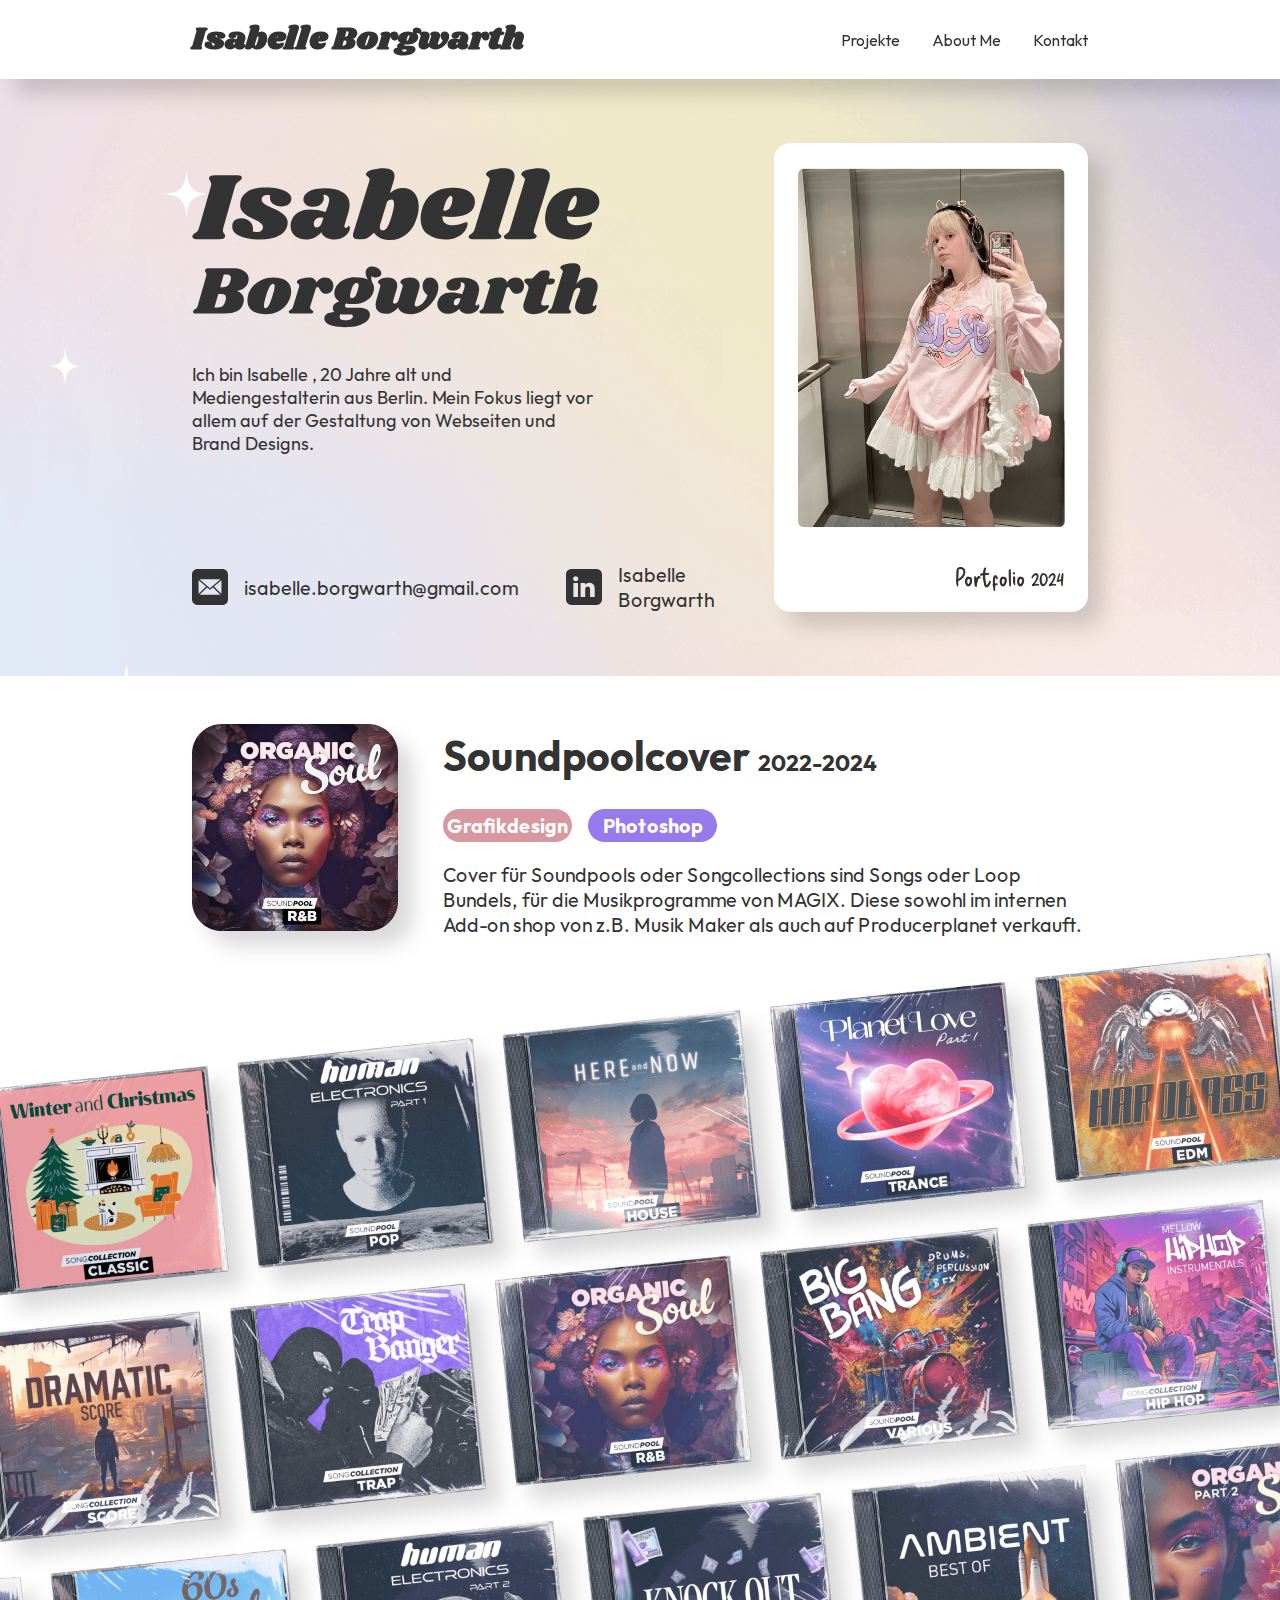
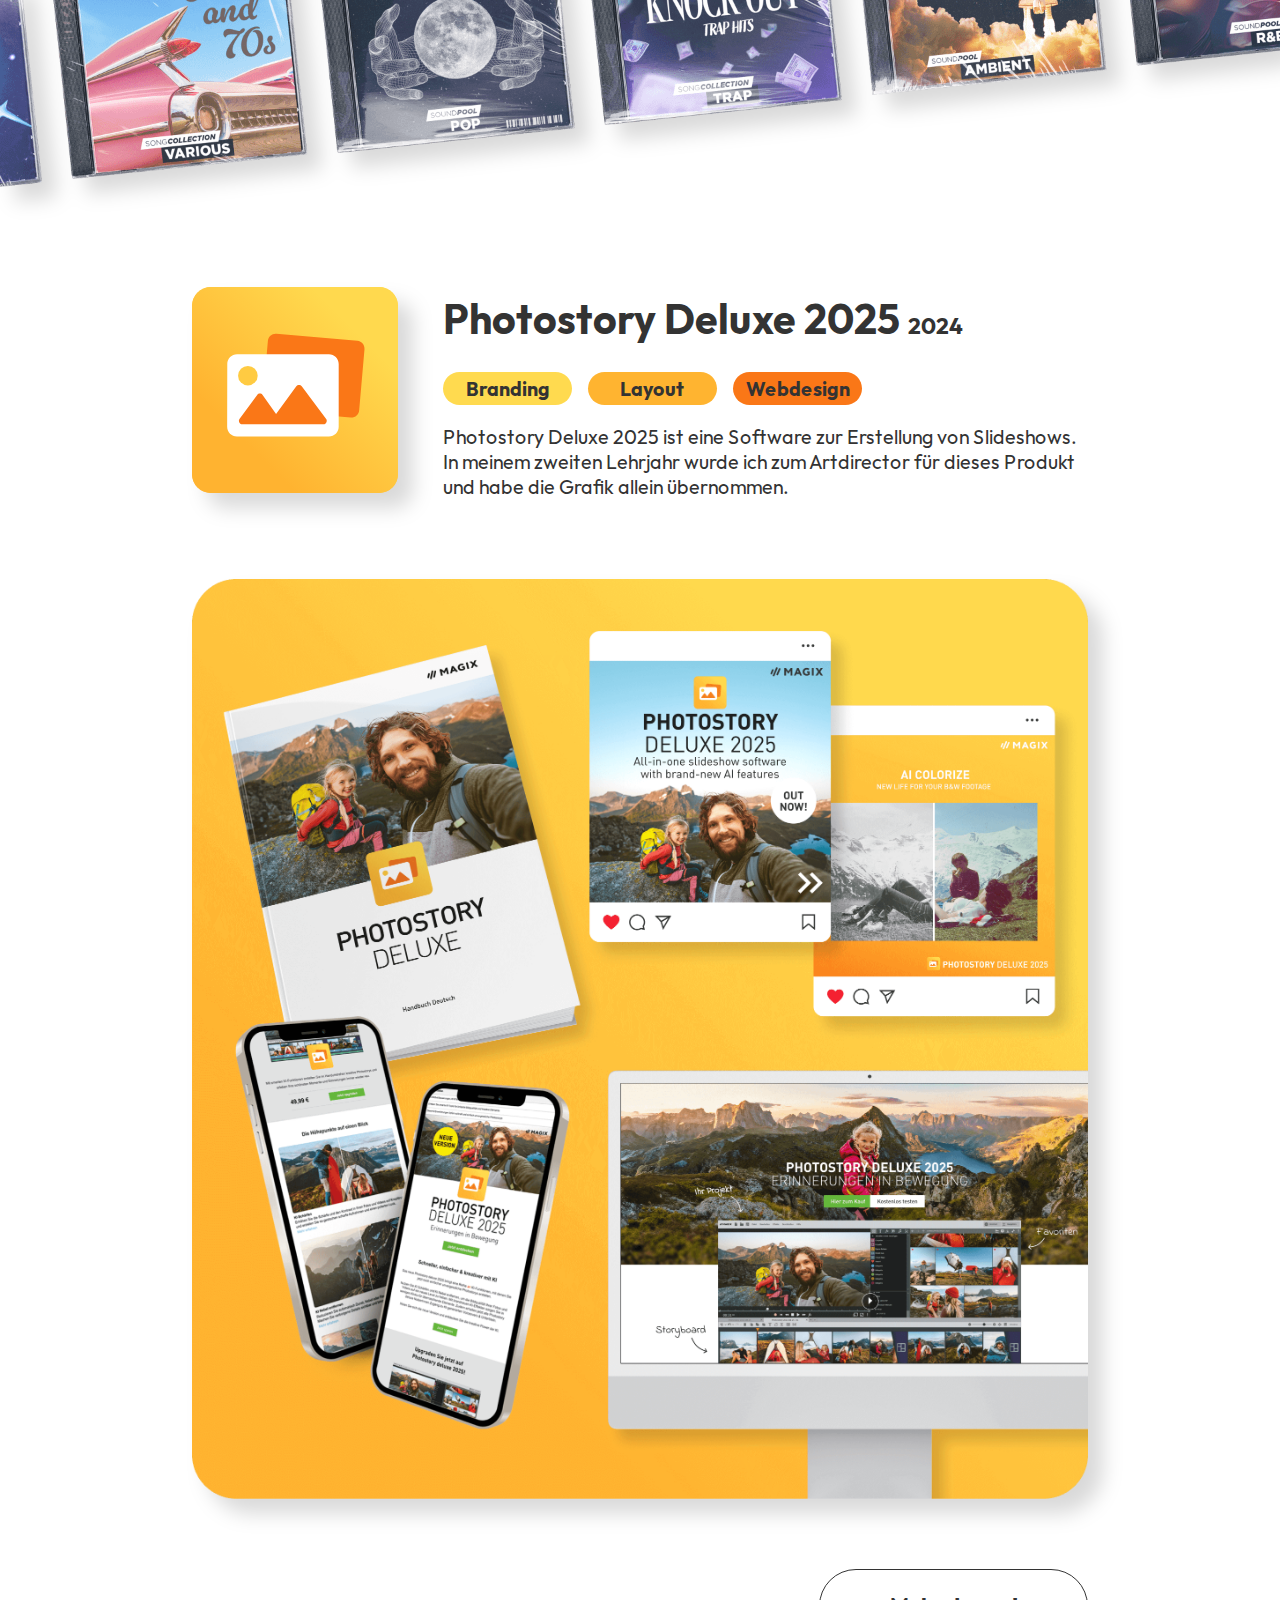
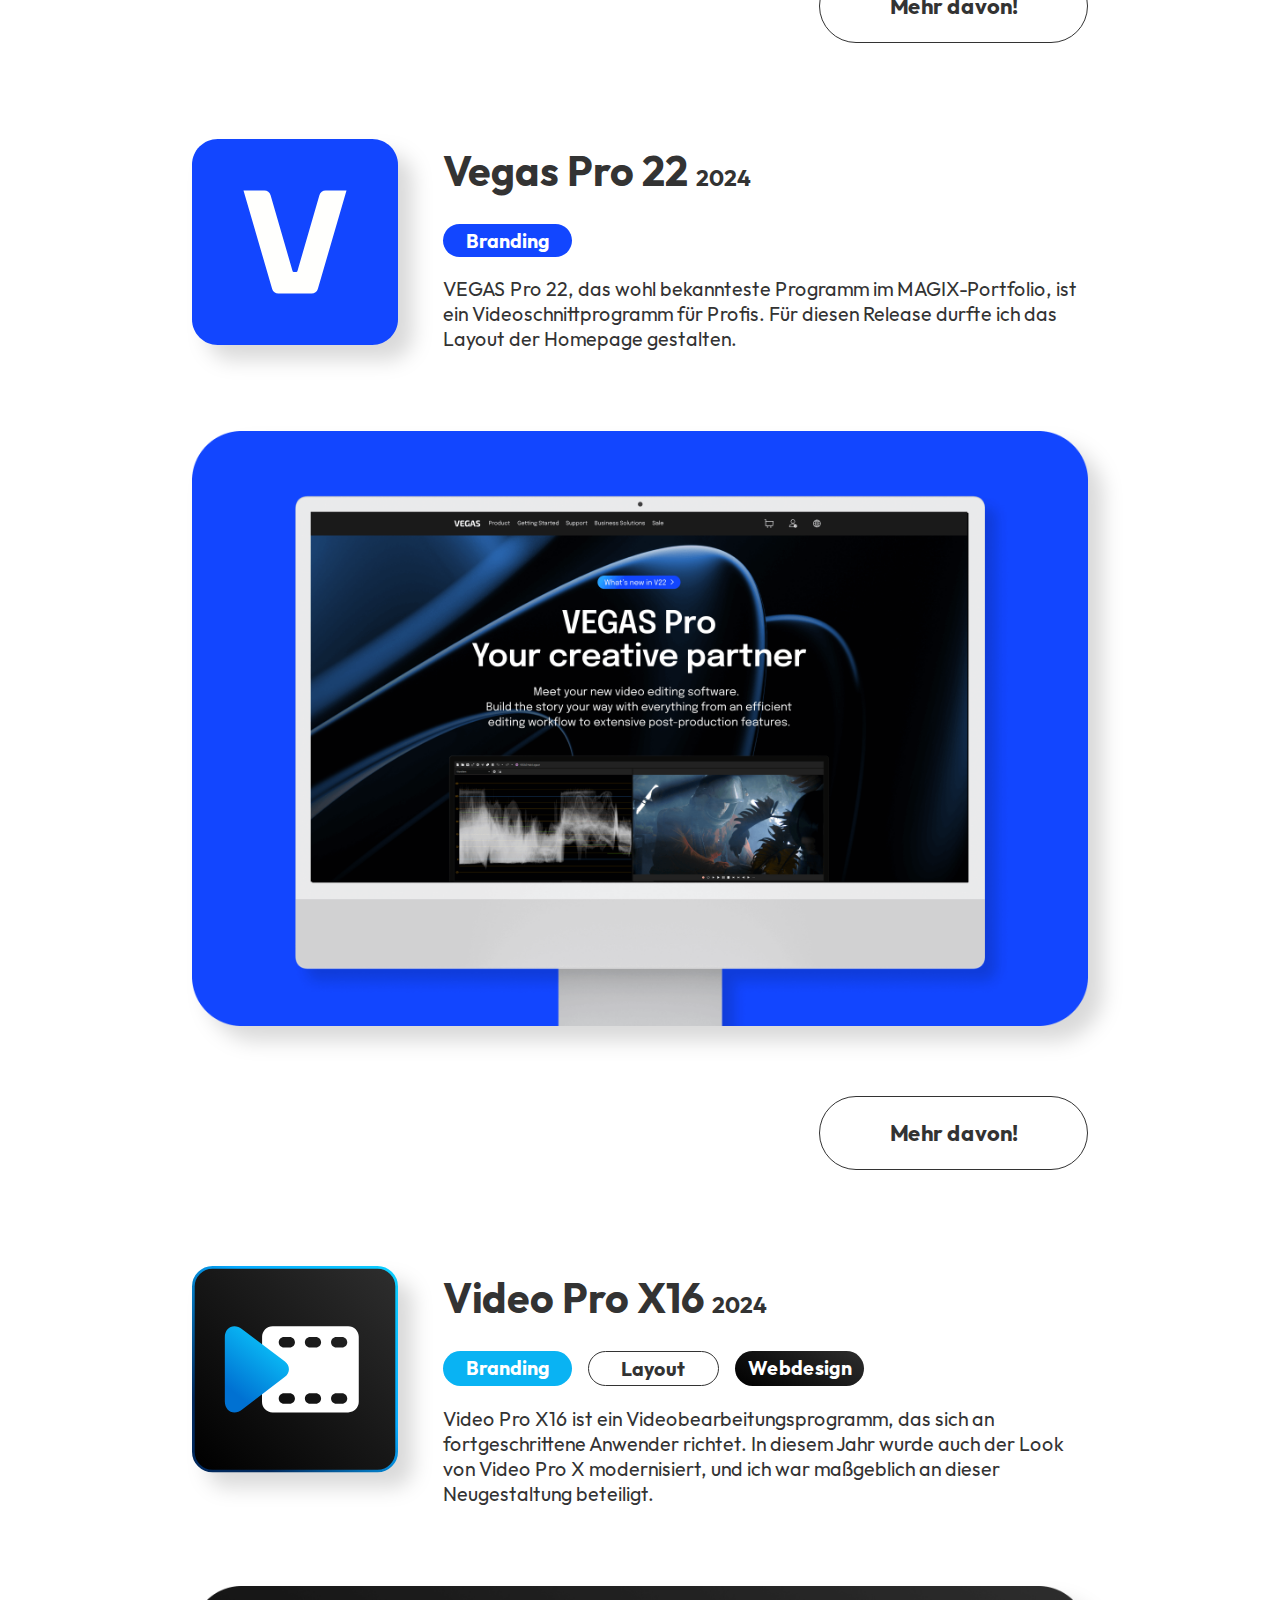
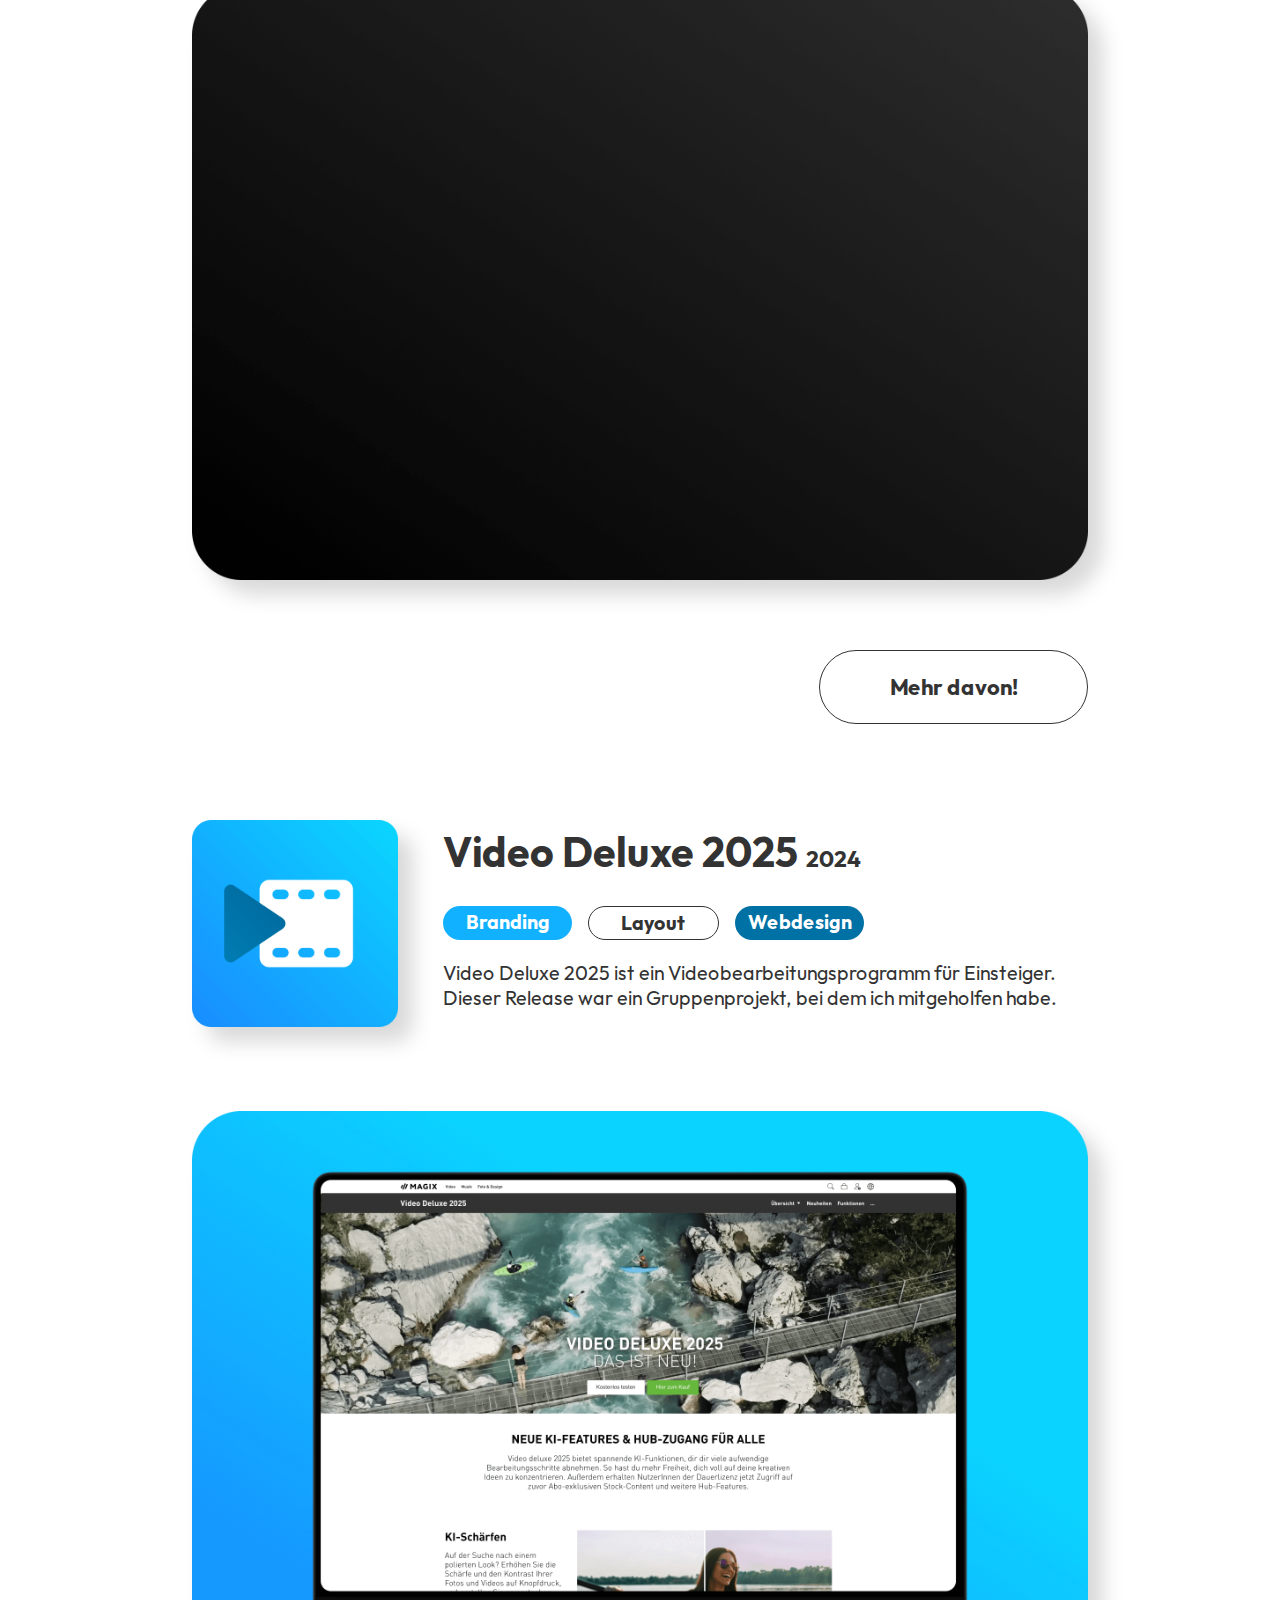
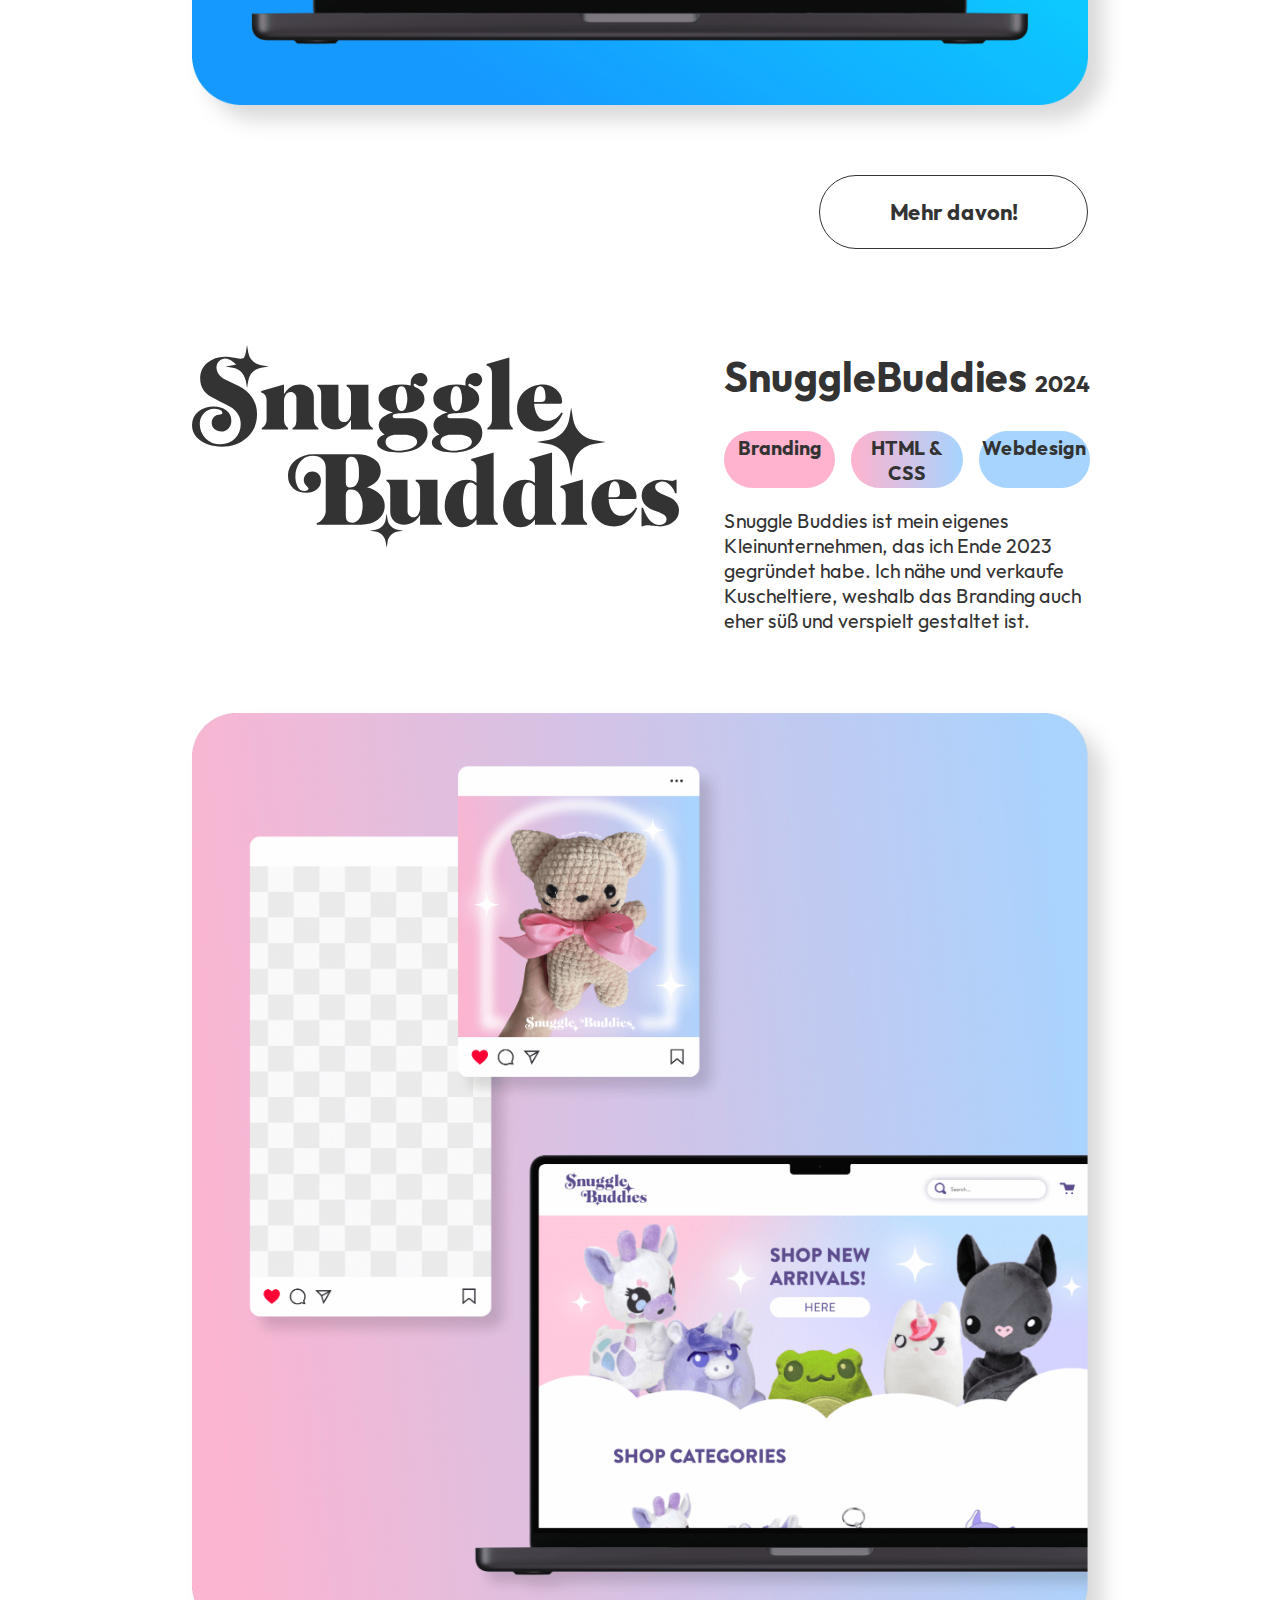
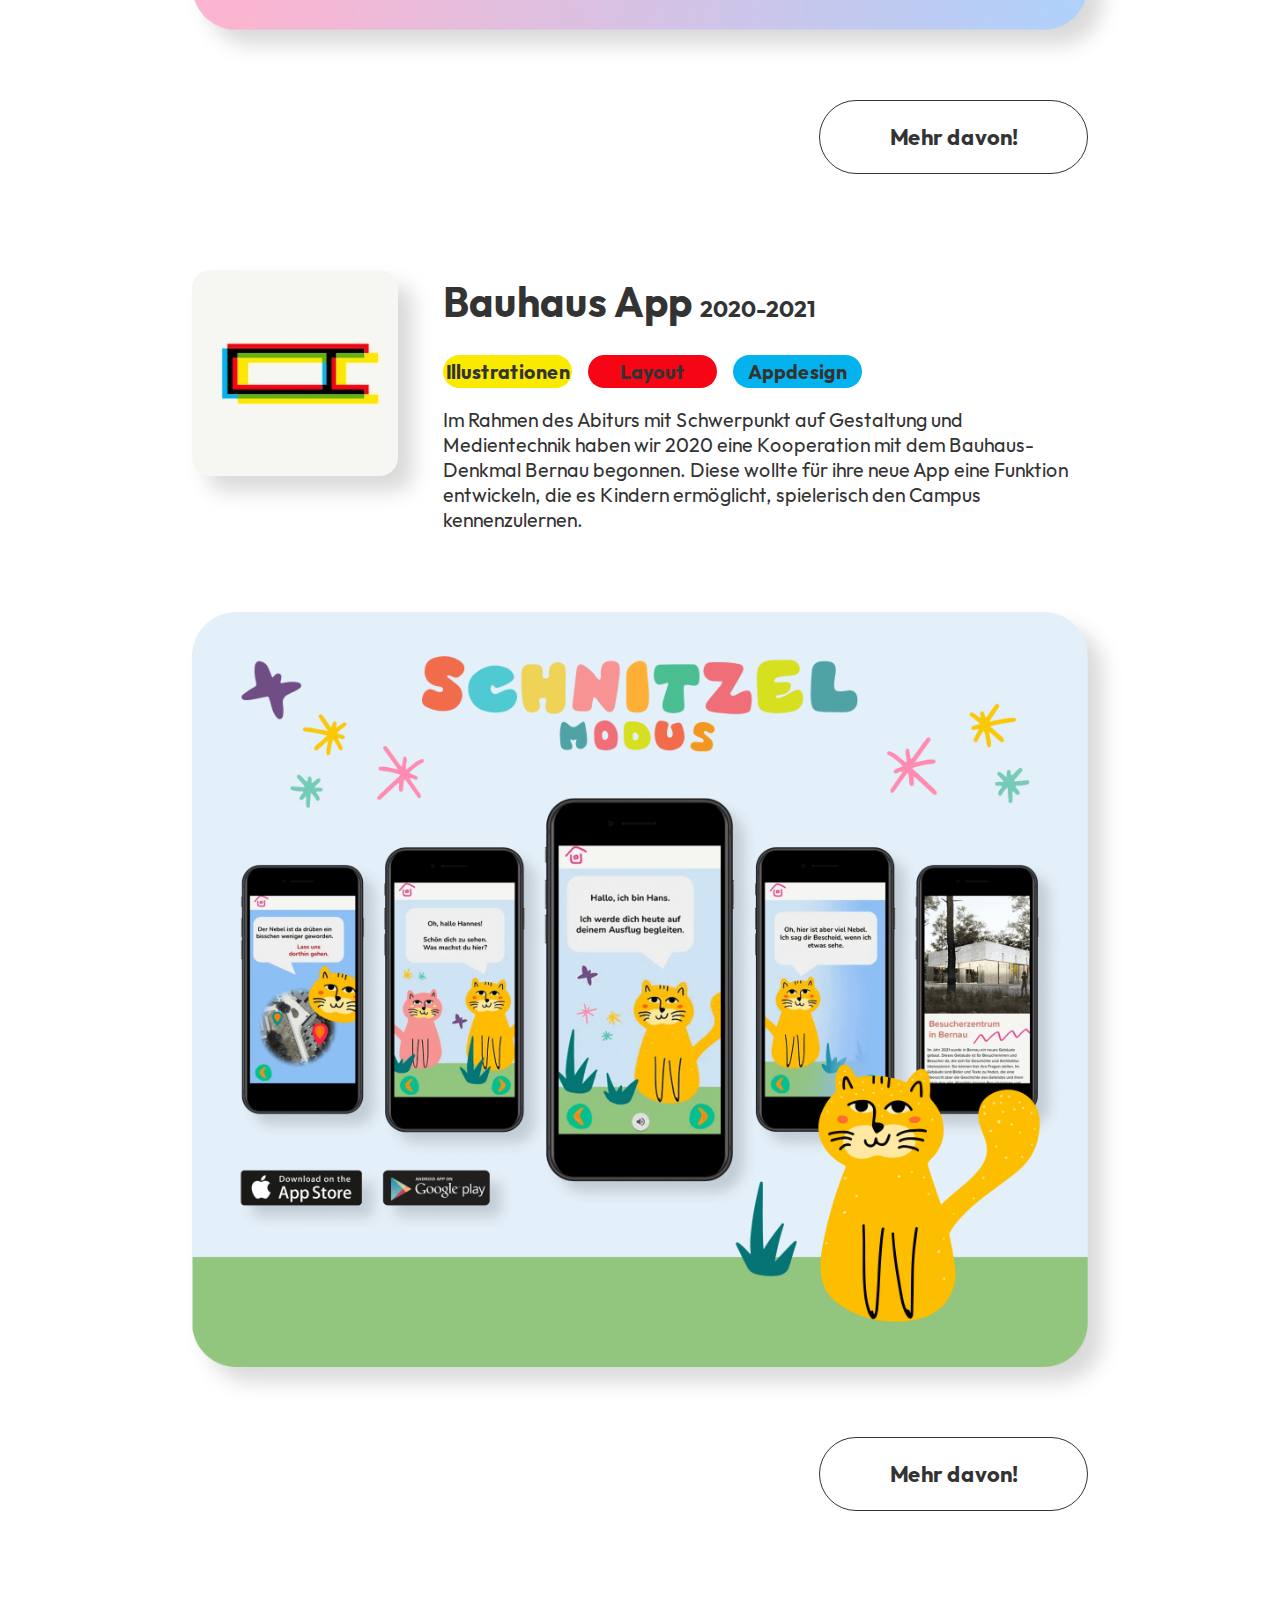
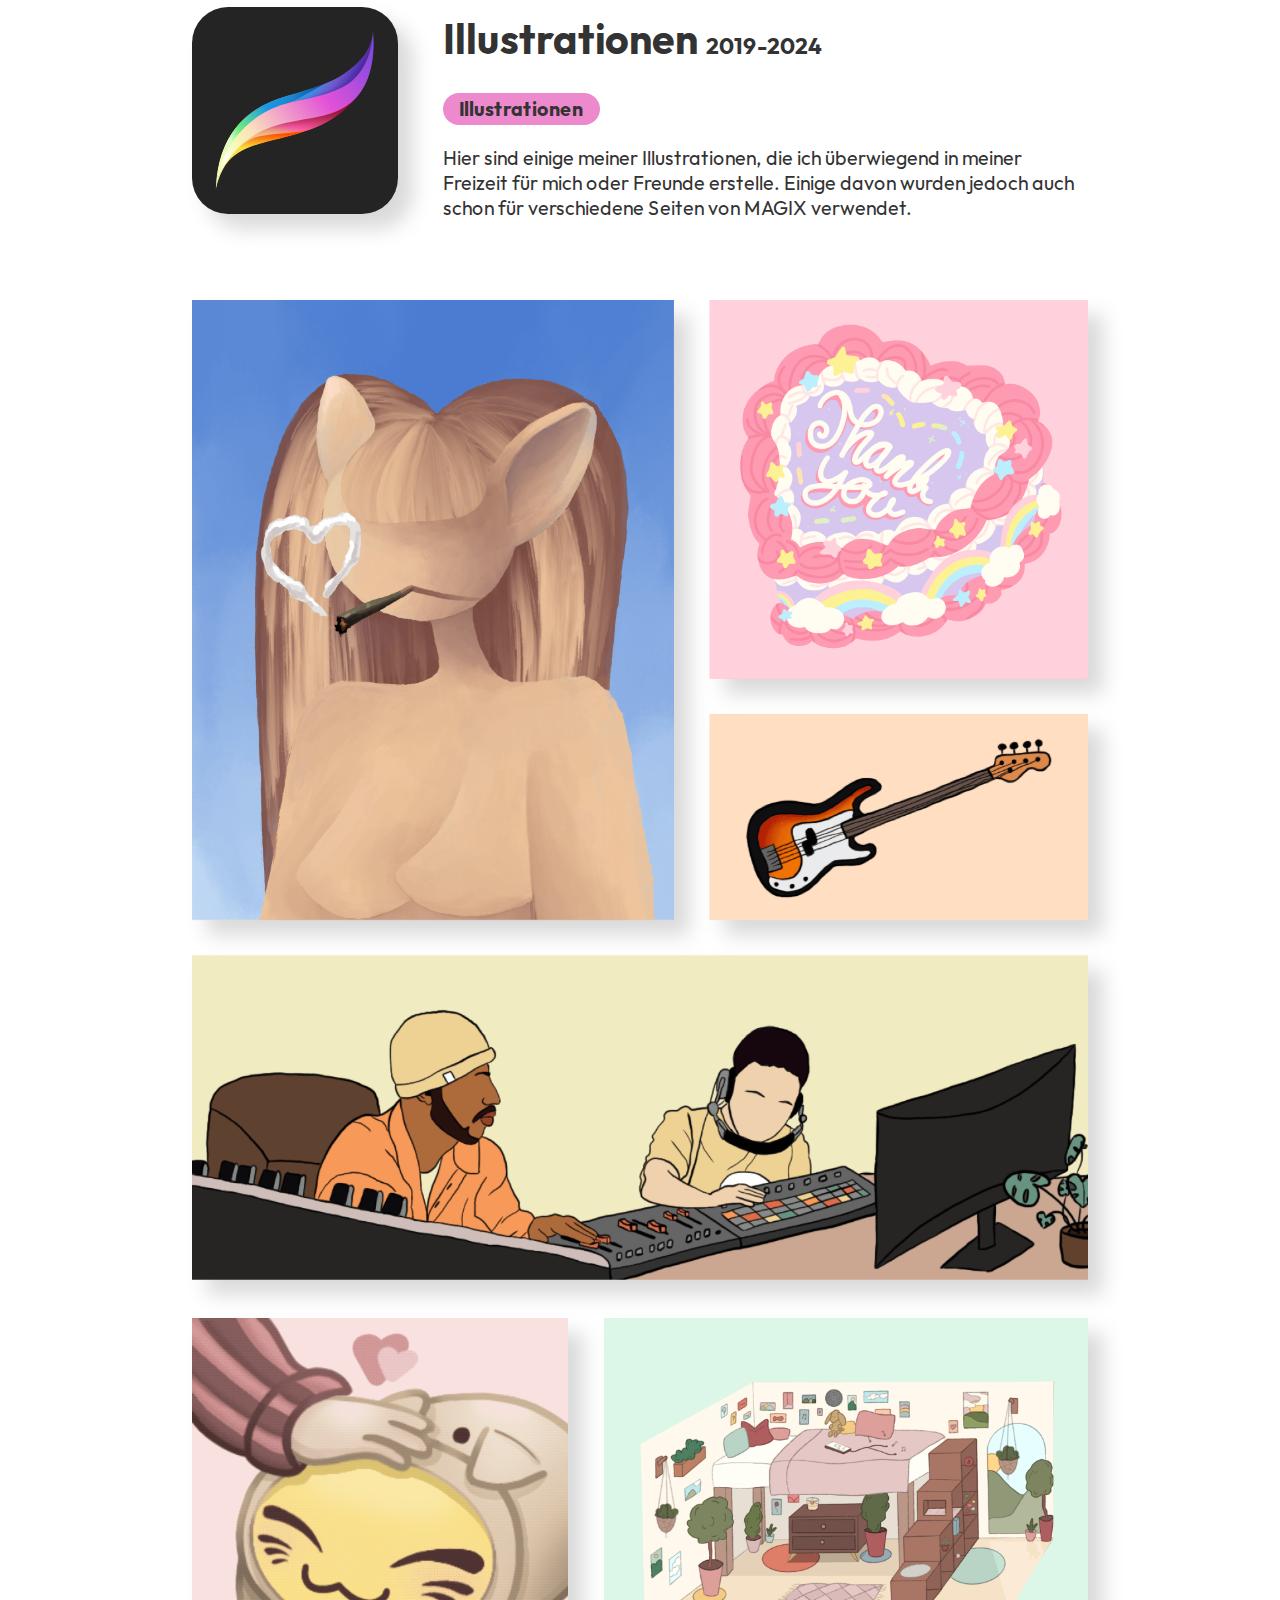
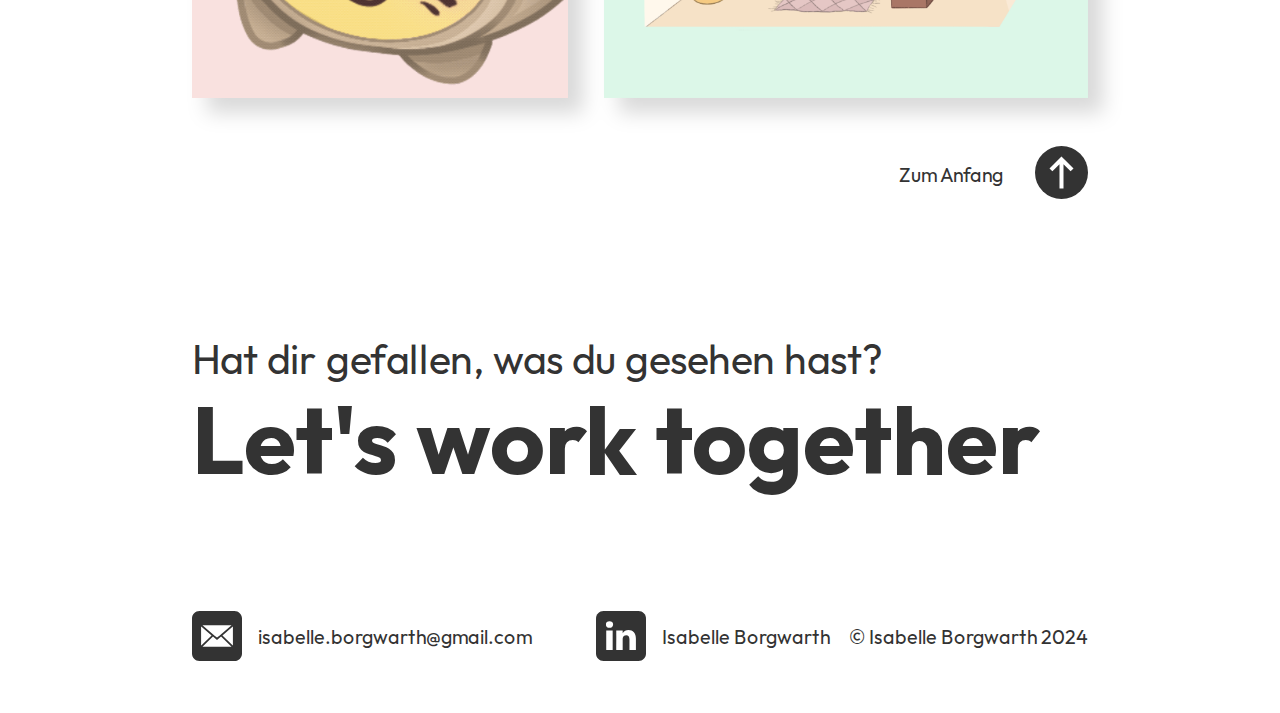
<file: index.html>
<!DOCTYPE html>
<html>
<head>
    <meta charset="utf-8">
    <link href="css/style.css" rel="stylesheet">
    <link href="css/font-face.css" rel="stylesheet">
    <meta name="viewport" content="width=device-width, initial-scale=1.0">
    <link rel="icon" type="image/x-icon" href="img/index/index-favicon.png">
    <title>Isabelle Borgwarths Portfolio</title>
</head>

<!-- TODO LIST -->
 <!--
Roadmap fixen ist abgeschnitten
Isa bei VSCode Benutzername und E-Mail einrichten, sonst kein Push!
Snuggle Buddies Logo über 5 Spalten und ohne schatten
Illustrationen Tag ist irgendwie kürzer als die anderen?
 -->

<body>
    <div id="wrapper">
        <header id="header">
            <div>
                <a href="#"><h1 id="logo">Isabelle Borgwarth</h1></a>
                <nav id="menu">
                    <ul>
                        <li><a href="#projekte">Projekte</a></li>
                        <li><a href="about-me.html">About Me</a></li>
                        <li><a href="./about-me.html#kontakt">Kontakt</a></li>
                    </ul>
                </nav>
            </div>
        </header>
        <section id="introduction">
            <div id="introduction-content">
                <div id="introduction-left">
                    <div class="intro-text">
                        <img src="img/index/isabelle-borgwarth.svg" alt="Isabelle Borgwarth" id="about-me-logo"/>
                        <div id="aboutme">
                            <p class="introbody">Ich bin Isabelle , 20 Jahre alt und Mediengestalterin aus Berlin.  Mein Fokus liegt vor allem auf der Gestaltung von Webseiten und Brand Designs.</p>
                        </div>
                    </div>
                    <div class="intro-social">
                        <a href="mailto:isabelle.borgwarth@gmail.com" target="_blank"><div class="intro-social-punkt">
                            <img src="img/index/email-logo-neutral.svg">
                            <p>isabelle.borgwarth@gmail.com</p>
                        </div></a>
                        <a href="https://www.linkedin.com/in/isabelle-borgwarth" target="_blank"><div class="intro-social-punkt">
                            <img src="img/index/linkedin-logo-neutral.svg" height="100%">
                            <p>Isabelle Borgwarth</p>
                        </div></a>
                    </div>
                </div>
                <img id="rahmen" src="img/index/about-me.png" alt="Ein Bild von Isabelle Borgwarth">
            </div>
        </section>
        <!-- Soundpoolcover -->
        <div id="projekte"></div>
        <section class="landingpage-themen">
            <div class="sp-themen-container">
                <div class="themen-sp-header">
                    <img src="img/index/soundpool-icon.png" alt="Soundpoolcover Icon" class="themen-icon">
                    <div>
                        <div class="themen-header-header">
                            <h3><nobr>Soundpoolcover</nobr></h3>
                            <h4>2022-2024</h4>
                        </div>
                        <div class="themen-tags">
                            <p id="sp-grafikdesign" class="tags">Grafikdesign</p>
                            <p id="sp-photoshop" class="tags">Photoshop</p>
                        </div>
                        <p>Cover für Soundpools oder Songcollections sind Songs oder Loop Bundels, für die Musikprogramme von MAGIX. Diese sowohl im internen Add-on shop von z.B. Musik Maker als auch auf Producerplanet verkauft. </p>
                    </div>
                </div>
            </div>
            <img src="img/index/soundpool-index.png" alt="Eine Übersicht von Mockups, auf denen Inhalte von Snuggle Buddies präsentiert werden" class="themen-sp-body"/>
            <div class="sp-button-mehr-davon">
            </div>
        </section>
        <!-- Photostory -->
        <section class="landingpage-themen">
            <div class="themen-container">
                <div class="themen-header">
                    <a href="photostory.html"><img src="img/index/photostory-icon.svg" alt="Photostory Deluxe 2025 Icon" class="themen-icon"></a>
                    <div>
                        <div class="themen-header-header">
                            <a href="photostory.html"><h3><nobr>Photostory Deluxe 2025</nobr></h3></a>
                            <h4>2024</h4>
                        </div>
                        <div class="themen-tags">
                            <p id="pd-branding" class="tags">Branding</p>
                            <p id="pd-layout" class="tags">Layout</p>
                            <p id="pd-webdesign" class="tags">Webdesign</p>
                        </div>
                        <p>Photostory Deluxe 2025 ist eine Software zur Erstellung von Slideshows. In meinem zweiten Lehrjahr wurde ich zum Artdirector für dieses Produkt und habe die Grafik allein übernommen.</p>
                    </div>
                </div>
                <a href="photostory.html"><img src="img/index/photostory-index.png" alt="Eine Übersicht von Mockups, auf denen Inhalte von Photostory Deluxe präsentiert werden" class="themen-body"/></a>
                <div class="button-mehr-davon">
                    <a href="photostory.html"><button>Mehr davon!</button></a>
                </div>
            </div>
        </section>
        <!-- Vegas Pro -->
        <section class="landingpage-themen">
            <div class="themen-container">
                <div class="themen-header">
                    <a href="vegas.html"><img src="img/index/vegas-icon.svg" alt="Vegas Pro 22 Icon" class="themen-icon"></a>
                    <div>
                        <div class="themen-header-header">
                            <a href="vegas.html"><h3><nobr>Vegas Pro 22</nobr></h3></a>
                            <h4>2024</h4>
                        </div>
                        <div class="themen-tags">
                            <p id="vegas-layout" class="tags">Branding</p>
                        </div>
                        <p>VEGAS Pro 22, das wohl bekannteste Programm im MAGIX-Portfolio, ist ein Videoschnittprogramm für Profis. Für diesen Release durfte ich das Layout der Homepage gestalten.</p>
                    </div>
                </div>
                <a href="vegas.html"><img src="img/index/vegas-index.png" alt="Eine Übersicht von Mockups, auf denen Inhalte von Vegas Pro 22 präsentiert werden" class="themen-body"/></a>
                <div class="button-mehr-davon">
                    <a href="vegas.html"><button>Mehr davon!</button></a>
                </div>
            </div>
        </section>
        <!-- Video Pro X16 -->
        <section class="landingpage-themen">
            <div class="themen-container">
                <div class="themen-header">
                    <a href="video-pro-x.html"><img src="img/index/video-pro-x-icon.svg" alt="Video Pro X16 Icon" class="themen-icon"></a>
                    <div>
                        <div class="themen-header-header">
                            <a href="video-pro-x.html"><h3><nobr>Video Pro X16</nobr></h3></a>
                            <h4>2024</h4>
                        </div>
                        <div class="themen-tags">
                            <p id="vp-branding" class="tags">Branding</p>
                            <p id="vp-layout" class="tags">Layout</p>
                            <p id="vp-webdesign" class="tags">Webdesign</p>
                        </div>
                        <p>Video Pro X16 ist ein Videobearbeitungsprogramm, das sich an fortgeschrittene Anwender richtet. 
                            In diesem Jahr wurde auch der Look von Video Pro X modernisiert, und ich war maßgeblich an dieser Neugestaltung beteiligt.</p>
                    </div>
                </div>
                <a href="video-pro-x.html"><img src="img/index/video-pro-x-index.png" alt="Eine Übersicht von Mockups, auf denen Inhalte von Video Pro X16 präsentiert werden" class="themen-body"/></a>
                <div class="button-mehr-davon">
                    <a href="video-pro-x.html"><button>Mehr davon!</button></a>
                </div>
            </div>
        </section>
        <!-- Video Deluxe -->
        <section class="landingpage-themen">
            <div class="themen-container">
                <div class="themen-header">
                    <a href="video-deluxe.html"><img src="img/index/video-deluxe-icon.png" alt="Photostory Deluxe 2025 Icon" class="themen-icon"></a>
                    <div>
                        <div class="themen-header-header">
                            <a href="video-deluxe.html"><h3><nobr>Video Deluxe 2025</nobr></h3></a>
                            <h4>2024</h4>
                        </div>
                        <div class="themen-tags">
                            <p id="vd-branding" class="tags">Branding</p>
                            <p id="vd-layout" class="tags">Layout</p>
                            <p id="vd-webdesign" class="tags">Webdesign</p>
                        </div>
                        <p>Video Deluxe 2025 ist ein Videobearbeitungsprogramm für Einsteiger. Dieser Release war ein Gruppenprojekt, bei dem ich mitgeholfen habe.</p>
                    </div>
                </div>
                <a href="video-deluxe.html"><img src="img/index/video-deluxe-index.png" alt="Eine Übersicht von Mockups, auf denen Inhalte von Video Deluxe 2025 präsentiert werden" class="themen-body"/></a>
                <div class="button-mehr-davon">
                    <a href="video-deluxe.html"><button>Mehr davon!</button></a>
                </div>
            </div>
        </section>
        <!-- Snuggle Buddies -->
        <section class="landingpage-themen">
            <div class="themen-container">
                <div class="themen-header">
                    <a href="snuggle-buddies.html"><img src="img/index/snuggle-buddies-logo.svg" alt="Snuggle Buddies Wortmarke" class="themen-icon-sb"></a>
                    <div>
                        <div class="themen-header-header">
                            <a href="snuggle-buddies.html"><h3><nobr>SnuggleBuddies</nobr></h3></a>
                            <h4>2024</h4>
                        </div>
                        <div class="themen-tags">
                            <p id="sb-branding" class="tags-sb">Branding</p>
                            <p id="sb-html-css" class="tags-sb">HTML & CSS</p>
                            <p id="sb-webdesign" class="tags-sb">Webdesign</p>
                        </div>
                        <p>Snuggle Buddies ist mein eigenes Kleinunternehmen, das ich Ende 2023 gegründet habe. Ich nähe und verkaufe Kuscheltiere, weshalb das Branding auch eher süß und verspielt gestaltet ist.</p>
                    </div>
                </div>
                <a href="snuggle-buddies.html"><img src="img/index/snuggle-buddies-index.png" alt="Eine Übersicht von Mockups, auf denen Inhalte von Snuggle Buddies präsentiert werden" class="themen-body"/></a>
                <div class="button-mehr-davon">
                    <a href="snuggle-buddies.html"><button>Mehr davon!</button></a>
                </div>
            </div>
        </section>
        <!-- Bauhaus App -->
        <section class="landingpage-themen">
            <div class="themen-container">
                <div class="themen-header">
                    <a href="bauhaus.html"><img src="img/index/bauhaus-app-icon.png" alt="Bauhaus App Icon" class="themen-icon"></a>
                    <div>
                        <div class="themen-header-header">
                            <a href="bauhaus.html"><h3><nobr>Bauhaus App</nobr></h3></a>
                            <h4>2020-2021</h4>
                        </div>
                        <div class="themen-tags">
                            <p id="ba-illustrationen" class="tags">Illustrationen</p>
                            <p id="ba-layout" class="tags">Layout</p>
                            <p id="ba-appdesign" class="tags">Appdesign</p>
                        </div>
                        <p>Im Rahmen des Abiturs mit Schwerpunkt auf Gestaltung und Medientechnik haben wir 2020 eine Kooperation mit dem Bauhaus-Denkmal Bernau begonnen. Diese wollte für ihre neue App eine Funktion entwickeln, die es Kindern ermöglicht, spielerisch den Campus kennenzulernen.</p>
                    </div>
                </div>
                <a href="bauhaus.html"><img src="img/index/bauhaus-app-index.png" alt="Eine Übersicht von Mockups, auf denen Inhalte von der Bauhaus App präsentiert werden" class="themen-body"/></a>
                <div class="button-mehr-davon">
                    <a href="bauhaus.html"><button>Mehr davon!</button></a>
                </div>
            </div>
        </section>
        <!-- Illustrationen -->
        <section class="landingpage-themen">
            <div class="themen-container">
                <div class="themen-header">
                    <img src="img/index/illustration-icon.svg" alt="Bauhaus App Icon" class="themen-icon">
                    <div>
                        <div class="themen-header-header">
                            <h3><nobr>Illustrationen</nobr></h3>
                            <h4>2019-2024</h4>
                        </div>
                        <div class="themen-tags">
                            <p id="illustrationen" class="illustrationen-tags">Illustrationen</p>
                        </div>
                        <p>Hier sind einige meiner Illustrationen, die ich überwiegend in meiner Freizeit für mich oder Freunde erstelle. Einige davon wurden jedoch auch schon für verschiedene Seiten von MAGIX verwendet.</p>
                    </div>
                </div>
                <img src="img/index/gallery.png" alt="Eine Übersicht von Mockups, auf denen Inhalte von der Bauhaus App präsentiert werden" class="themen-body-gallery"/>
                <div class="gallery-row">
                    <img src="img/index/gallery-katze.gif" alt="Eine Übersicht von Mockups, auf denen Inhalte von der Bauhaus App präsentiert werden" width="42%"/>
                    <img src="img/index/gallery-room.png" alt="Eine Übersicht von Mockups, auf denen Inhalte von der Bauhaus App präsentiert werden" width="54%"/>
            </div>
        </section>
        <div class="footer">
            <div class="to-top">
                <p>Zum Anfang</p>
                <a href="#introduction"><img src="img/to-top.svg"></a>
            </div>
            <div class="cta">
                <h6>Hat dir gefallen, was du gesehen hast?</h6>
                <h5>Let's work together</h5>
            </div>
            <div class="footer-kontakt">
                <div class="footer-social-row">
                    <a href="mailto:isabelle.borgwarth@gmail.com" target="_blank"><div class="footer-social">
                        <img src="img/email.svg" width="100%">
                        <p>isabelle.borgwarth@gmail.com</p>
                    </div></a>
                    <a href="https://www.linkedin.com/in/isabelle-borgwarth" target="_blank"><div class="footer-social">
                        <img src="img/linkedin.svg">
                        <p>Isabelle Borgwarth</p>
                    </div></a>
                </div>
                <p>&#169; Isabelle Borgwarth 2024</p>
            </div>
        </div>
    </div>
</body>
</html>
</file>
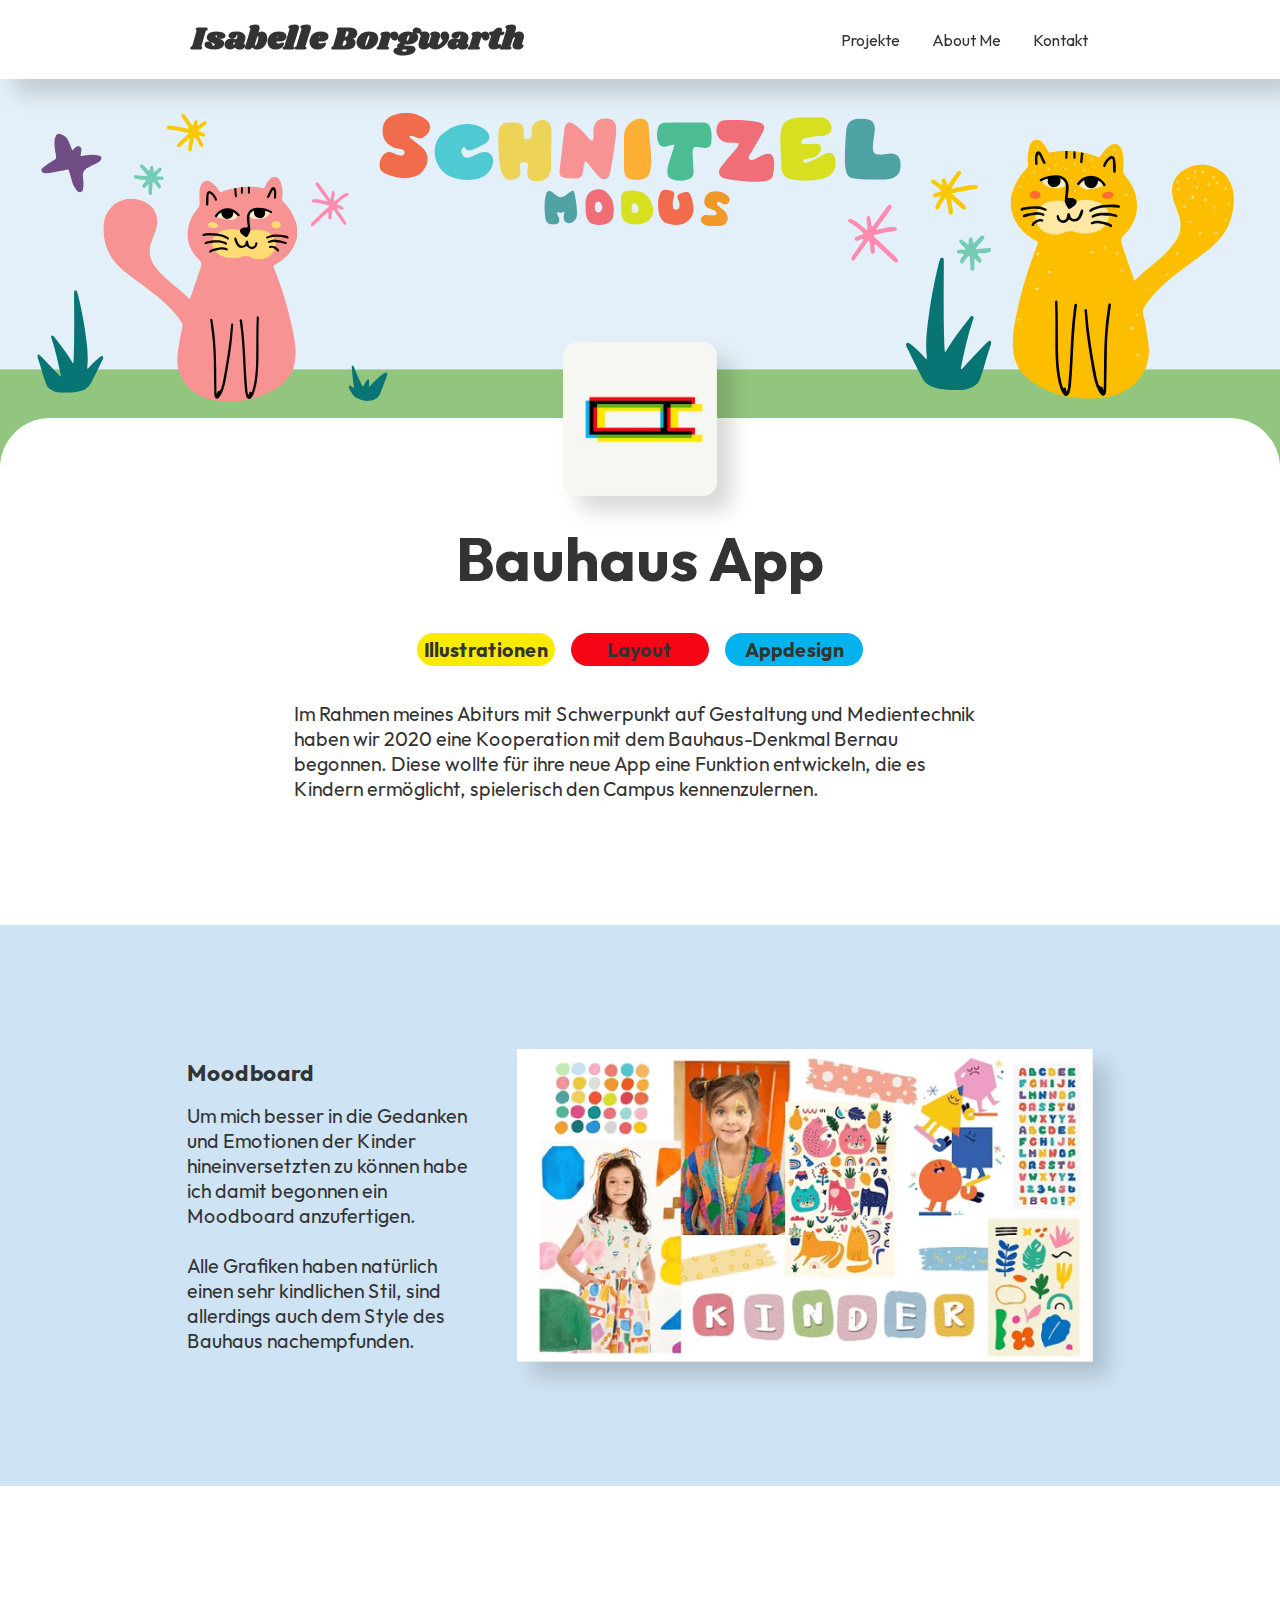
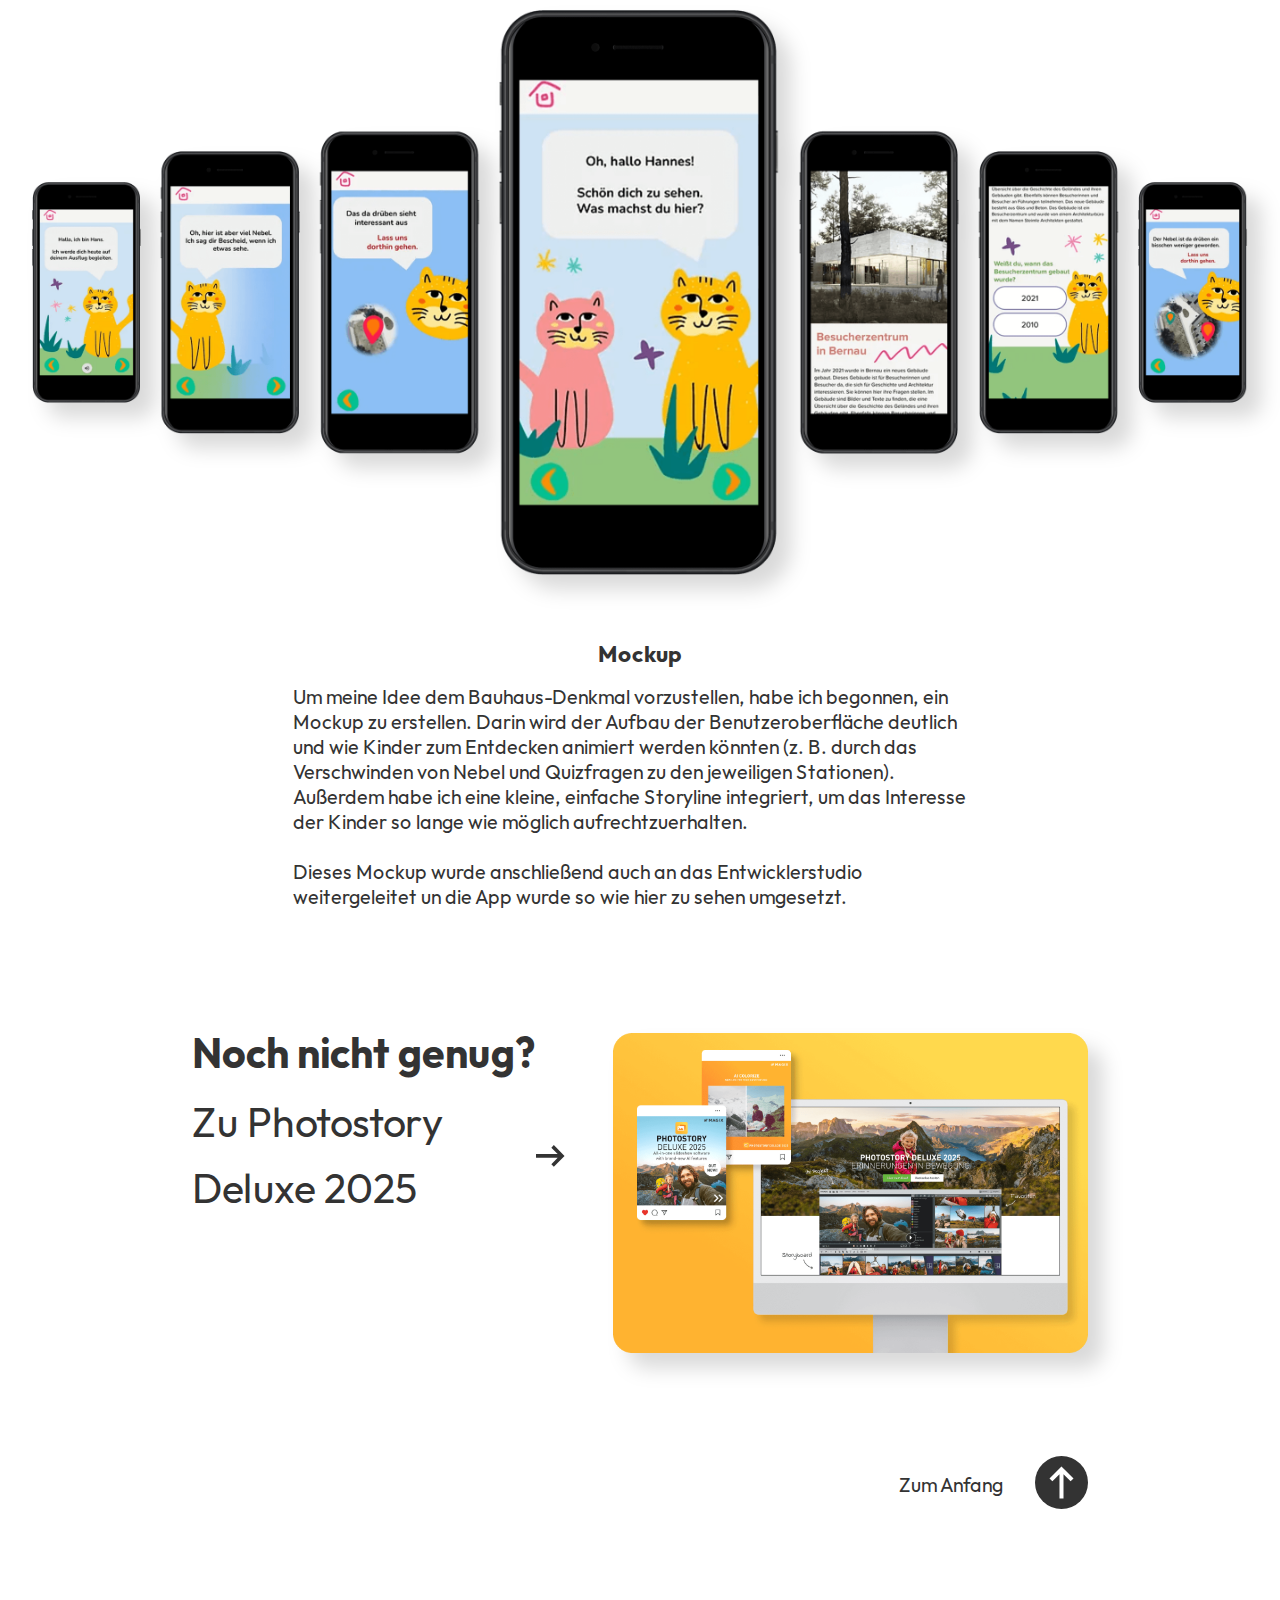
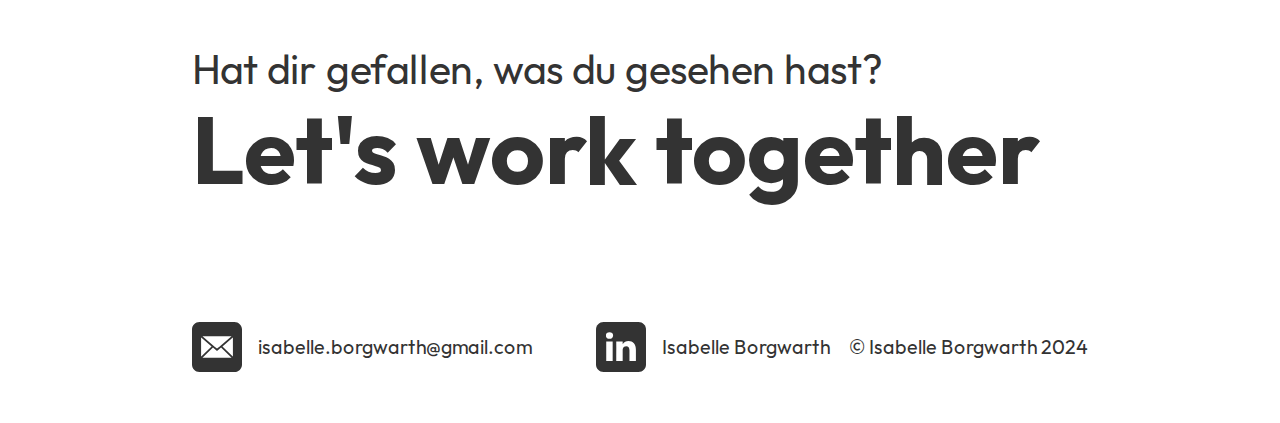
<file: bauhaus.html>
<!DOCTYPE html>
<html>
<head>
    <meta charset="utf-8">
    <link href="css/bauhaus.css" rel="stylesheet">
    <link href="css/font-face.css" rel="stylesheet">
    <meta name="viewport" content="width=device-width, initial-scale=1.0">
    <link rel="icon" type="image/x-icon" href="img/bauhaus/bauhaus-icon.png">
    <title>Isabelle Borgwarths Portfolio | Bauhaus App</title>
</head>
<body>
    <div id="wrapper">
        <header id="header">
            <div>
                <a href="index.html"><h1 id="logo">Isabelle Borgwarth</h1></a>
                <nav id="menu">
                    <ul>
                        <li><a href="./index.html#projekte">Projekte</a></li>
                        <li><a href="about-me.html">About Me</a></li>
                        <li><a href="./about-me.html#kontakt">Kontakt</a></li>
                    </ul>
                </nav>
            </div>
        </header>
        <div id="hero">
            <img src="img/bauhaus/bauhaus-header.svg" class="header-bild">
            <img src="img/bauhaus/bauhaus-icon.png" class="heroicon">
        </div>
        <div id="intro">
            <h1>Bauhaus App</h1>
            <div class="themen-tags">
                <p id="ba-illustrationen" class="tags">Illustrationen</p>
                <p id="ba-layout" class="tags">Layout</p>
                <p id="ba-appdesign" class="tags">Appdesign</p>
            </div>
            <p>Im Rahmen meines Abiturs mit Schwerpunkt auf Gestaltung und Medientechnik haben wir 2020 eine Kooperation mit dem 
                Bauhaus-Denkmal Bernau begonnen. Diese wollte für ihre neue App eine Funktion entwickeln, die es Kindern ermöglicht, 
                spielerisch den Campus kennenzulernen.</p>
        </div>
        <div id="moodboardframe">
            <div class="moodboardtext">
                <h4>Moodboard</h4>
                <p>Um mich besser in die Gedanken und Emotionen der Kinder hineinversetzten zu können habe ich damit begonnen 
                    ein Moodboard anzufertigen.<br><br>Alle Grafiken haben natürlich einen sehr kindlichen Stil, sind allerdings auch dem Style des Bauhaus nachempfunden.</p>
            </div>
            <img src="img/bauhaus/bauhaus-mood.png" alt="Bauhaus Moodboard" width="45%" class="schatten">
        </div>
        <div id="mockupframe">
            <img src="img/bauhaus/bauhaus-mockup.png" alt="Bauhaus Mockup" width="100%" class="schatten">
            <div class="mockuptext">
                <h4>Mockup</h4>
                <p>Um meine Idee dem Bauhaus-Denkmal vorzustellen, habe ich begonnen, ein Mockup zu erstellen. Darin wird der 
                    Aufbau der Benutzeroberfläche deutlich und wie Kinder zum Entdecken animiert werden könnten (z. B. durch das
                     Verschwinden von Nebel und Quizfragen zu den jeweiligen Stationen). Außerdem habe ich eine kleine, einfache 
                     Storyline integriert, um das Interesse der Kinder so lange wie möglich aufrechtzuerhalten.<br><br>Dieses Mockup
                    wurde anschließend auch an das Entwicklerstudio weitergeleitet un die App wurde so wie hier zu sehen umgesetzt.</p>
            </div>
        </div>
        <div class="noch-nicht-genug">
            <div class="nicht-genug-text">
                <h3>Noch nicht genug?</h3>
                <a href="photostory.html"><div class="naestes-pfeil">
                    <h3>Zu Photostory Deluxe 2025</h3>
                    <img src="img/next-pfeil.svg" width="8%">
                </div></a>
            </div>
            <div class="nicht-genug-bild">
                <a href="photostory.html"><img src="img/next-psd.png" class="schatten" width="100%"></a>
            </div>
        </div>
        <div class="footer">
            <div class="to-top">
                <p>Zum Anfang</p>
                <a href="#hero"><img src="img/to-top.svg"></a>
            </div>
            <div class="cta">
                <h3>Hat dir gefallen, was du gesehen hast?</h3>
                <h2>Let's work together</h2>
            </div>
            <div class="footer-kontakt">
                <div class="footer-social-row">
                    <a href="mailto:isabelle.borgwarth@gmail.com" target="_blank"><div class="footer-social">
                        <img src="img/email.svg" width="100%">
                        <p>isabelle.borgwarth@gmail.com</p>
                    </div></a>
                    <a href="https://www.linkedin.com/in/isabelle-borgwarth" target="_blank"><div class="footer-social">
                        <img src="img/linkedin.svg">
                        <p>Isabelle Borgwarth</p>
                    </div></a>
                </div>
                <p>&#169; Isabelle Borgwarth 2024</p>
            </div>
        </div>
    </div>
</body>
</html>
</file>
<file: css/style.css>
:root{
    --schwarz: #000;
    --weiß: #fff;
    --lila: #B9B7DE;

    /* -- Photostory Deluxe Farben -- */
    --gelb: #FFDA4F;
    --gelb-orange: #FFB430;
    --orange: #FA7717;

    /* -- Vegas Farben -- */
    --vegas-blau: #1246FF;

    /* -- Video Deluxe 2025 Farben -- */
    --vd-lightblue: #12B1FF;
    --vd-darkblue: #0071A5;

    /* -- Video Pro X16 Farben -- */
    --vp-lightblue: #09B3F3;
    --vp-light: #2D2D2D;
    --vp-dark: #000000;

    /* -- Snuggle Buddies Farben --*/
    --sb-rosa: #FFB3CE;
    --sb-blue: #A6D4FF;

    /* -- Soundpoolcover Farben --*/
    --sp-mattrosa: #D898A1;
    --sp-purple: #977BED;

    /* -- Bauhaus App Farben -- */
    --ba-yellow: #FAEA00;
    --ba-red: #F60515;
    --ba-blue: #04B3ED;

    /* -- Illustration Farben --*/
    --illustrationen-pink: #ED89CD;

    /* -- Schirftfarben */
    --font: #333333;
}

*{
    margin: 0px;
    padding: 0px;
}

html{
    scroll-behavior: smooth;
}

strong{
    font-family: "Outfit-Bold";
}

/* Fonts */

h1, h2, h3, h4, h5, h6{
    font-family: "Outfit-Bold";
    color: var(--font);
}

p, li, a{
    font-family: "Outfit-Regular";
    color: var(--font);
    text-decoration: none;
}

p{
    font-family: "Outfit-Regular";
    font-size: calc(10px + (26 - 10)  * ((100vw - 320px) / (1920 - 320)));
    font-style: normal;
    font-weight: 400;
    line-height: normal;
}

h3{
    text-overflow: ellipsis;
    font-family: "Outfit-Bold";
    font-size: calc(17px + (57 - 17) * ((100vw - 320px) / (1920 - 320)));
    font-style: normal;
    font-weight: 700;
    line-height: 160%;
}

h4{
    font-size: calc(13px + (29 - 13)  * ((100vw - 320px) / (1920 - 320)));
    font-style: normal;
    font-weight: 700;
    line-height: normal;
}

h5{
    text-overflow: ellipsis;
    font-family: "Outfit-Bold";
    font-size: calc(13px + (150 - 13) * ((100vw - 320px) / (1920 - 320)));
    font-style: normal;
    font-weight: 900;
    line-height: 100%;
}

h6{
    text-overflow: ellipsis;
    font-family: "Outfit-Regular";
    font-size: calc(17px + (57 - 17) * ((100vw - 320px) / (1920 - 320)));
    font-style: normal;
    font-weight: 400;
    line-height: 160%;
}


/* -- Header -- */
#header{
    position: sticky;
    top: 0;
    width: 100%;
    height: auto;
    z-index: 9000;
    background-color: var(--weiß);
    filter: drop-shadow(15px 15px 10px rgba(0, 0,0, 0.15));
}

#header div{
    width: 70%;
    margin: auto;
    display: flex;
    justify-content: space-between;
    align-items: center;
    padding-top: 1em;
    padding-bottom: 1em;
}

#logo{
    font-family: "Shrikhand";
}

#menu ul{
    display: flex;
    gap: 2em;
    list-style: none;
}

#menu ul li a{
    text-decoration: none;
    color: var(--font);
}

/* -- About Me -- */
#introduction{
    width: 100%;
    height: auto;
    background-image: urL("../img/index/about-me-bg.png");
    background-size: cover;
    background-repeat: no-repeat;
    background-attachment: fixed;
    background-position-y: 10%;
    padding-bottom: 5%;
    padding-top: 5%;
}

#introduction-content{
    display: flex;
    justify-content: space-between;
    width: 70%;
    margin: auto;
}

#introduction-left{
    display: flex;
    width: 65%;
    flex-direction: column;
    justify-content: space-between;
    align-items: flex-start;
    flex-shrink: 0;
}

#aboutme{
    width: 70%;
    display: flex;
    justify-content: space-between;
}

#about-me-logo{
    width: 70%;
}

.introbody{
    font-size: calc(6px + (26 - 6)  * ((100vw - 320px) / (1920 - 320)));
    margin-top: 1em;
}

#rahmen{
    width: 35%;
     filter: drop-shadow(15px 15px 10px rgba(0, 0,0, 0.15));

}

.intro-social{
    display: inline-flex;
    align-items: center;
    gap: 3em;
}

.intro-social-punkt{
    display: flex;
    align-items: center;
    gap: 1em;
}

/* Allgemeines Seiten */

.seite_header{
    width: 100%;
    display: flex;
    align-items: center;
    flex-direction: column;
}


/* Themen */

.landingpage-themen{
    width: 100%;
    height: auto;
}
.themen-container{
    width: 70%;
    height: auto;
    margin: auto;
    padding-top: 3em;
    padding-bottom: 3em;
}
.themen-header{
    width: 100%;
    display: flex;
    align-items: start;
    gap: 5%;
    margin-bottom: 5em;
}
.themen-icon{
    width: calc(120px + (264 - 120)  * ((100vw - 320px) / (1920 - 320)));
    filter: drop-shadow(15px 15px 10px rgba(0, 0,0, 0.15));
}
.themen-icon-sb{
    width: calc(120px + (732 - 120)  * ((100vw - 320px) / (1920 - 320)));
}
.themen-header-header{
    display: flex;
    align-items: baseline;
    gap: 0.5em;
}
.themen-tags{
    width: 100%;
    display: flex;
    /*justify-content: space-between;*/
    gap: 1em;
}
.tags{
    width:  20%;
    border-radius: 2em;
    text-align: center;
    font-family: "Outfit-Bold";
    padding-top: 0.2em;
    padding-bottom: 0.2em;
    margin-top: 1em;
    margin-bottom:1em;
}
.tags-sb{
    width: 33%;
    border-radius: 2em;
    text-align: center;
    font-family: "Outfit-Bold";
    padding-top: 0.2em;
    padding-bottom: 0.2em;
    margin-top: 1em;
    margin-bottom:1em;
}
.themen-body{
    width: 100%;
    height: auto;
    filter: drop-shadow(15px 15px 10px rgba(0, 0,0, 0.15));
}
.themen-body-gallery{
    width: 100%;
    height: auto;
    margin-bottom: 3.8%;
    filter: drop-shadow(15px 15px 10px rgba(0, 0,0, 0.15));
}
.button-mehr-davon{
    text-align: end;
}
.button-mehr-davon button{
    background: none;
	color: inherit;
	border: none;
	padding: 0;
	font: inherit;
	cursor: pointer;
	outline: inherit;
    width: 30%;
    font-family: "Outfit-Bold";
    font-size: calc(16px + (26 - 16)  * ((100vw - 320px) / (1920 - 320)));
    border: solid 1px var(--font);
    border-radius: 2em;
    padding-top: 1em;
    padding-bottom: 1em;
    margin-top: 3em;
}

.gallery-row{
    width: 100%;
    display: flex;
    gap: 4%;
    height: auto;
    filter: drop-shadow(15px 15px 10px rgba(0, 0,0, 0.15));
}

#pd-branding{
    background-color: var(--gelb);
}
#pd-layout{
    background-color: var(--gelb-orange);
}
#pd-webdesign{
    background-color: var(--orange);
}

#vegas-layout{
    background-color: var(--vegas-blau);
    color: var(--weiß);
}

#vd-branding{
    background-color: var(--vd-lightblue);
    color: var(--weiß);
}
#vd-layout{
    background-color: var(--weiß);
    border: solid 1px var(--font);
}
#vd-webdesign{
    background-color: var(--vd-darkblue);
    color: var(--weiß);
}

#vp-branding{
    background-color: var(--vp-lightblue);
    color: var(--weiß);
}
#vp-layout{
    background-color: var(--weiß);
    border: solid 1px var(--font);
}
#vp-webdesign{
    background: linear-gradient(30deg, var(--vp-dark) 0%, var(--vp-light) 100%);
    color: var(--weiß);
}

#sb-branding{
    background-color: var(--sb-rosa);
}
#sb-html-css{
    background: linear-gradient(90deg, var(--sb-rosa) 0%, var(--sb-blue) 100%);
}
#sb-webdesign{
    background-color: var(--sb-blue);
}

#sp-grafikdesign{
    background-color: var(--sp-mattrosa);
    color: var(--weiß);
}
#sp-photoshop{
    background-color: var(--sp-purple);
    color: var(--weiß);
}
.sp-themen-container{
    width: 70%;
    height: auto;
    margin: auto;
    padding-top: 3em;
    padding-bottom: 1em;
}
.sp-button-mehr-davon{
    text-align: end;
    width: 80%;
    margin: auto;
    padding-bottom: 3em;
}
.sp-button-mehr-davon button{
    background: none;
	color: inherit;
	border: none;
	padding: 0;
	font: inherit;
	cursor: pointer;
	outline: inherit;
    width: 30%;
    font-family: "Outfit-Bold";
    font-size: calc(16px + (26 - 16)  * ((100vw - 320px) / (1920 - 320)));
    border: solid 1px var(--font);
    border-radius: 2em;
    padding-top: 1em;
    padding-bottom: 1em;
    margin-top: 3em;
}
.themen-sp-header{
    width: 100%;
    display: flex;
    align-items: start;
    gap: 5%;
}
.themen-sp-body{
    width: 100%;
    height: auto;
    margin: auto;
    filter: drop-shadow(15px 15px 10px rgba(0, 0,0, 0.15));
}

#ba-illustrationen{
    background-color: var(--ba-yellow);
}
#ba-layout{
    background-color: var(--ba-red);
}
#ba-appdesign{
    background-color: var(--ba-blue);
}

#illustrationen{
    background-color: var(--illustrationen-pink);
}

.illustrationen-tags{
    width:  20%;
    border-radius: 2em;
    text-align: center;
    font-family: "Outfit-Bold";
    padding: 0.2em 0.7em;
    margin-top: 1em;
    margin-bottom:1em;
}


/* -- Breakpoints --*/
@media screen and (max-width: 1024px){
    
}

@media screen and (max-width: 768px){
    
}

@media screen and (max-width: 480px){
    
}

/* -- Footer -- */

.footer{
    width: 70%;
    margin: auto;
    display: flex;
    flex-direction: column;
    align-items: flex-end;
    gap: 7.75em;
    margin-bottom: 4%;
}

.to-top{
    display: flex;
    align-items: center;
    gap: 2em;
}

.cta{
    display: flex;
    flex-direction: column;
    align-items: flex-start;
    align-self: stretch;
}

.footer-kontakt{
    display: flex;
    justify-content: space-between;
    align-items: center;
    align-self: stretch;
}

.footer-social-row{
    display: flex;
    align-items: center;
    gap: 4em;
}

.footer-social{
    display: flex;
    align-items: center;
    gap: 1em;
}
</file>
<file: css/font-face.css>
/* -- outfit - bold -- */

/* latin-ext */
@font-face {
    font-family: 'Outfit-Bold';
    font-style: normal;
    font-weight: 700;
    font-display: swap;
    src: local("outfit-bold"), url("../fonts/outfit-bold-latin-ext.woff2");
    unicode-range: U+0100-02AF, U+0304, U+0308, U+0329, U+1E00-1E9F, U+1EF2-1EFF, U+2020, U+20A0-20AB, U+20AD-20C0, U+2113, U+2C60-2C7F, U+A720-A7FF;
  }
  /* latin */
  @font-face {
    font-family: 'Outfit-Bold';
    font-style: normal;
    font-weight: 700;
    font-display: swap;
    src: local("outfit-bold"), url("../fonts/outfit-bold-latin.woff2");
    unicode-range: U+0000-00FF, U+0131, U+0152-0153, U+02BB-02BC, U+02C6, U+02DA, U+02DC, U+0304, U+0308, U+0329, U+2000-206F, U+2074, U+20AC, U+2122, U+2191, U+2193, U+2212, U+2215, U+FEFF, U+FFFD;
  }

/* -- outfit - regular -- */

/* latin-ext */
@font-face {
    font-family: 'Outfit-Regular';
    font-style: normal;
    font-weight: 400;
    font-display: swap;
    src: local("outfit-regular"), url("../fonts/outfit-regular-latin-ext.woff2");
    unicode-range: U+0100-02AF, U+0304, U+0308, U+0329, U+1E00-1E9F, U+1EF2-1EFF, U+2020, U+20A0-20AB, U+20AD-20C0, U+2113, U+2C60-2C7F, U+A720-A7FF;
  }
  /* latin */
  @font-face {
    font-family: 'Outfit-Regular';
    font-style: normal;
    font-weight: 400;
    font-display: swap;
    src: local("outfit-regular"), url("../fonts/outfit-regular-latin.woff2");
    unicode-range: U+0000-00FF, U+0131, U+0152-0153, U+02BB-02BC, U+02C6, U+02DA, U+02DC, U+0304, U+0308, U+0329, U+2000-206F, U+2074, U+20AC, U+2122, U+2191, U+2193, U+2212, U+2215, U+FEFF, U+FFFD;
  }

  /* -- shirkhand -- */

  /* gujarati */
@font-face {
  font-family: 'Shrikhand';
  font-style: normal;
  font-weight: 400;
  font-display: swap;
  src: local("shrikhand"), url("../fonts/shrikhand-gujarati.woff2");
  unicode-range: U+0951-0952, U+0964-0965, U+0A80-0AFF, U+200C-200D, U+20B9, U+25CC, U+A830-A839;
}
/* latin-ext */
@font-face {
  font-family: 'Shrikhand';
  font-style: normal;
  font-weight: 400;
  font-display: swap;
  src: local("shrikhand"), url("../fonts/shrikhand-latin-ex.woff2");
  unicode-range: U+0100-02AF, U+0304, U+0308, U+0329, U+1E00-1E9F, U+1EF2-1EFF, U+2020, U+20A0-20AB, U+20AD-20C0, U+2113, U+2C60-2C7F, U+A720-A7FF;
}
/* latin */
@font-face {
  font-family: 'Shrikhand';
  font-style: normal;
  font-weight: 400;
  font-display: swap;
  src: local("shrikhand"), url("../fonts/shrikhand-latin.woff2");
  unicode-range: U+0000-00FF, U+0131, U+0152-0153, U+02BB-02BC, U+02C6, U+02DA, U+02DC, U+0304, U+0308, U+0329, U+2000-206F, U+2074, U+20AC, U+2122, U+2191, U+2193, U+2212, U+2215, U+FEFF, U+FFFD;
}
</file>
<file: css/bauhaus.css>
:root{
    --schwarz: #000;
    --grau: #333;
    --weiß: #fff;
    --lila: #B9B7DE;

    /* -- Photostory Deluxe Farben -- */
    --gelb: #FFDA4F;
    --gelb-orange: #FFB430;
    --orange: #FA7717;

    /* -- Vegas Farben -- */
    --vegas-blau: #1246FF;

    /* -- Video Deluxe 2025 Farben -- */
    --vd-lightblue: #12B1FF;
    --vd-darkblue: #004C90;

    /* -- Video Pro X16 Farben -- */
    --vp-lightblue: #09B3F3;
    --vp-light: #2D2D2D;
    --vp-dark: #000000;

    /* -- Snuggle Buddies Farben --*/
    --sb-rosa: #FFB3CE;
    --sb-blue: #A6D4FF;

    /* -- Soundpoolcover Farben --*/
    --sp-mattrosa: #D898A1;
    --sp-purple: #977BED;

    /* -- Bauhaus App Farben -- */
    --ba-yellow: #FAEA00;
    --ba-red: #F60515;
    --ba-blue: #04B3ED;

    /* -- Illustration Farben --*/
    --illustrationen-pink: #ED89CD;

    /* -- Schirftfarben */
    --font: #333;
}

*{
    margin: 0px;
    padding: 0px;
}

html{
    scroll-behavior: smooth;
}

#wrapper{
    display: flex;
    flex-direction: column;
    align-items: center;
}

strong{
    font-family: "Outfit-Bold";
}

.schatten{
    filter: drop-shadow(15px 15px 10px rgba(0, 0,0, 0.15));
}

/* Fonts */

h1, h2, h3, h4, h5, h6{
    font-family: "Outfit-Bold";
    color: var(--font);
}

p, li, a{
    font-family: "Outfit-Regular";
    color: var(--font);
    text-decoration: none;
}

p{
    font-family: "Outfit-Regular";
    font-size: calc(10px + (26 - 10)  * ((100vw - 320px) / (1920 - 320)));
    font-style: normal;
    font-weight: 400;
    line-height: normal;
}

h2{
    text-overflow: ellipsis;
    font-family: "Outfit-Bold";
    font-size: calc(13px + (150 - 13) * ((100vw - 320px) / (1920 - 320)));
    font-style: normal;
    font-weight: 900;
    line-height: 100%;
}

h3{
    text-overflow: ellipsis;
    font-family: "Outfit-Regular";
    font-size: calc(17px + (57 - 17) * ((100vw - 320px) / (1920 - 320)));
    font-style: normal;
    font-weight: 400;
    line-height: 160%;
}

h4{
    font-size: calc(13px + (29 - 13)  * ((100vw - 320px) / (1920 - 320)));
    font-style: normal;
    font-weight: 700;
    line-height: normal;
}


/* -- Header -- */
#header{
    position: sticky;
    top: 0;
    width: 100%;
    height: auto;
    background-color: var(--weiß);
    z-index: 9000;
    filter: drop-shadow(15px 15px 10px rgba(0, 0,0, 0.15));
}

#header div{
    width: 70%;
    margin: auto;
    display: flex;
    justify-content: space-between;
    align-items: center;
    padding-top: 1em;
    padding-bottom: 1em;
}

#logo{
    font-family: "Shrikhand";
    color: var(--grau);
}

#menu ul{
    display: flex;
    gap: 2em;
    list-style: none;
}

#menu ul li a{
    text-decoration: none;
    color: var(--grau);
}

/* -- Hero -- */
#hero{
    display: flex;
    width: 100%;
    height: auto;
    flex-direction: column;
    align-items: center;
    position: relative;
}

.header-bild{
    height: auto;
    width: 100%;
    flex-shrink: 0;
    align-self: stretch;
    position: relative;
    z-index: 1;
}

.heroicon{
    width: 12%;
    position: absolute;
    z-index: 2;
    bottom: 0.1%;
    filter: drop-shadow(15px 15px 10px rgba(0, 0,0, 0.15));
}

/* -- Intro -- */
#intro{
    display: flex;
    width: 54%;
    flex-direction: column;
    align-items: center;
    gap: 1em;
    margin-top: 1.5em;
    margin-bottom: 7.75em;
    align-items: center;
}

#intro > h1{
    text-align: center;
    font-family: "Outfit-Bold";
    font-size: calc(10px + (95 - 10)  * ((100vw - 320px) / (1920 - 320)));
    font-style: normal;
    font-weight: 700;
}

.themen-tags{
    width: 100%;
    /*justify-content: space-between;*/
    gap: 1em;
    display: flex;
    justify-content: center;
    align-items: center;
    gap: 1em;
    align-self: stretch;
}
.tags{
    width:  20%;
    border-radius: 2em;
    text-align: center;
    font-family: "Outfit-Bold";
    padding-top: 0.2em;
    padding-bottom: 0.2em;
    margin-top: 1em;
    margin-bottom:1em;
}

#ba-illustrationen{
    background-color: var(--ba-yellow);
}
#ba-layout{
    background-color: var(--ba-red);
}
#ba-appdesign{
    background-color: var(--ba-blue);
}

/* -- Moodboard -- */

#moodboardframe{
    display: flex;
    justify-content: center;
    align-items: center;
    width: 100%;
    padding-top: 7.75em;
    padding-bottom: 7.75em;
    align-items: center;
    gap: 3rem;
    background: #CEE3F3;
    margin-bottom: 7.75em;
}

.moodboardtext{
    width: 22%;
    display: flex;
    flex-direction: column;
    gap: 1em;
}

/* -- Mockup -- */

#mockupframe{
    display: flex;
    width: 95%;
    flex-direction: column;
    align-items: center;
    gap: 4em;
    margin-bottom: 7.75em;
}

.mockuptext{
    width: 57%;
    display: flex;
    flex-direction: column;
    align-items: center;
    gap: 1em;
}

/* -- Nächstes Projekt -- */

.noch-nicht-genug{
    width: 70%;
    display: inline-flex;
    align-items: flex-start;
    gap: 3em;
    margin-bottom: 7.75%;
}

.nicht-genug-text{
    display: flex;
    width: 42.5%;
    flex-direction: column;
    align-items: flex-start;
    gap: 1em;
}

.nicht-genug-text > h3{
    font-family: "Outfit-Bold";
    line-height: 100%;
}

.nicht-genug-bild{
    width: 54%;
}

.naestes-pfeil{
    display: flex;
    align-items: center;
    gap: 2em;
    align-self: stretch;
}

/* -- Footer -- */

.footer{
    width: 70%;
    display: flex;
    flex-direction: column;
    align-items: flex-end;
    gap: 7.75em;
    margin-bottom: 4%;
}

.to-top{
    display: flex;
    align-items: center;
    gap: 2em;
}

.cta{
    display: flex;
    flex-direction: column;
    align-items: flex-start;
    align-self: stretch;
}

.footer-kontakt{
    display: flex;
    justify-content: space-between;
    align-items: center;
    align-self: stretch;
}

.footer-social-row{
    display: flex;
    align-items: center;
    gap: 4em;
}

.footer-social{
    display: flex;
    align-items: center;
    gap: 1em;
}
</file>
